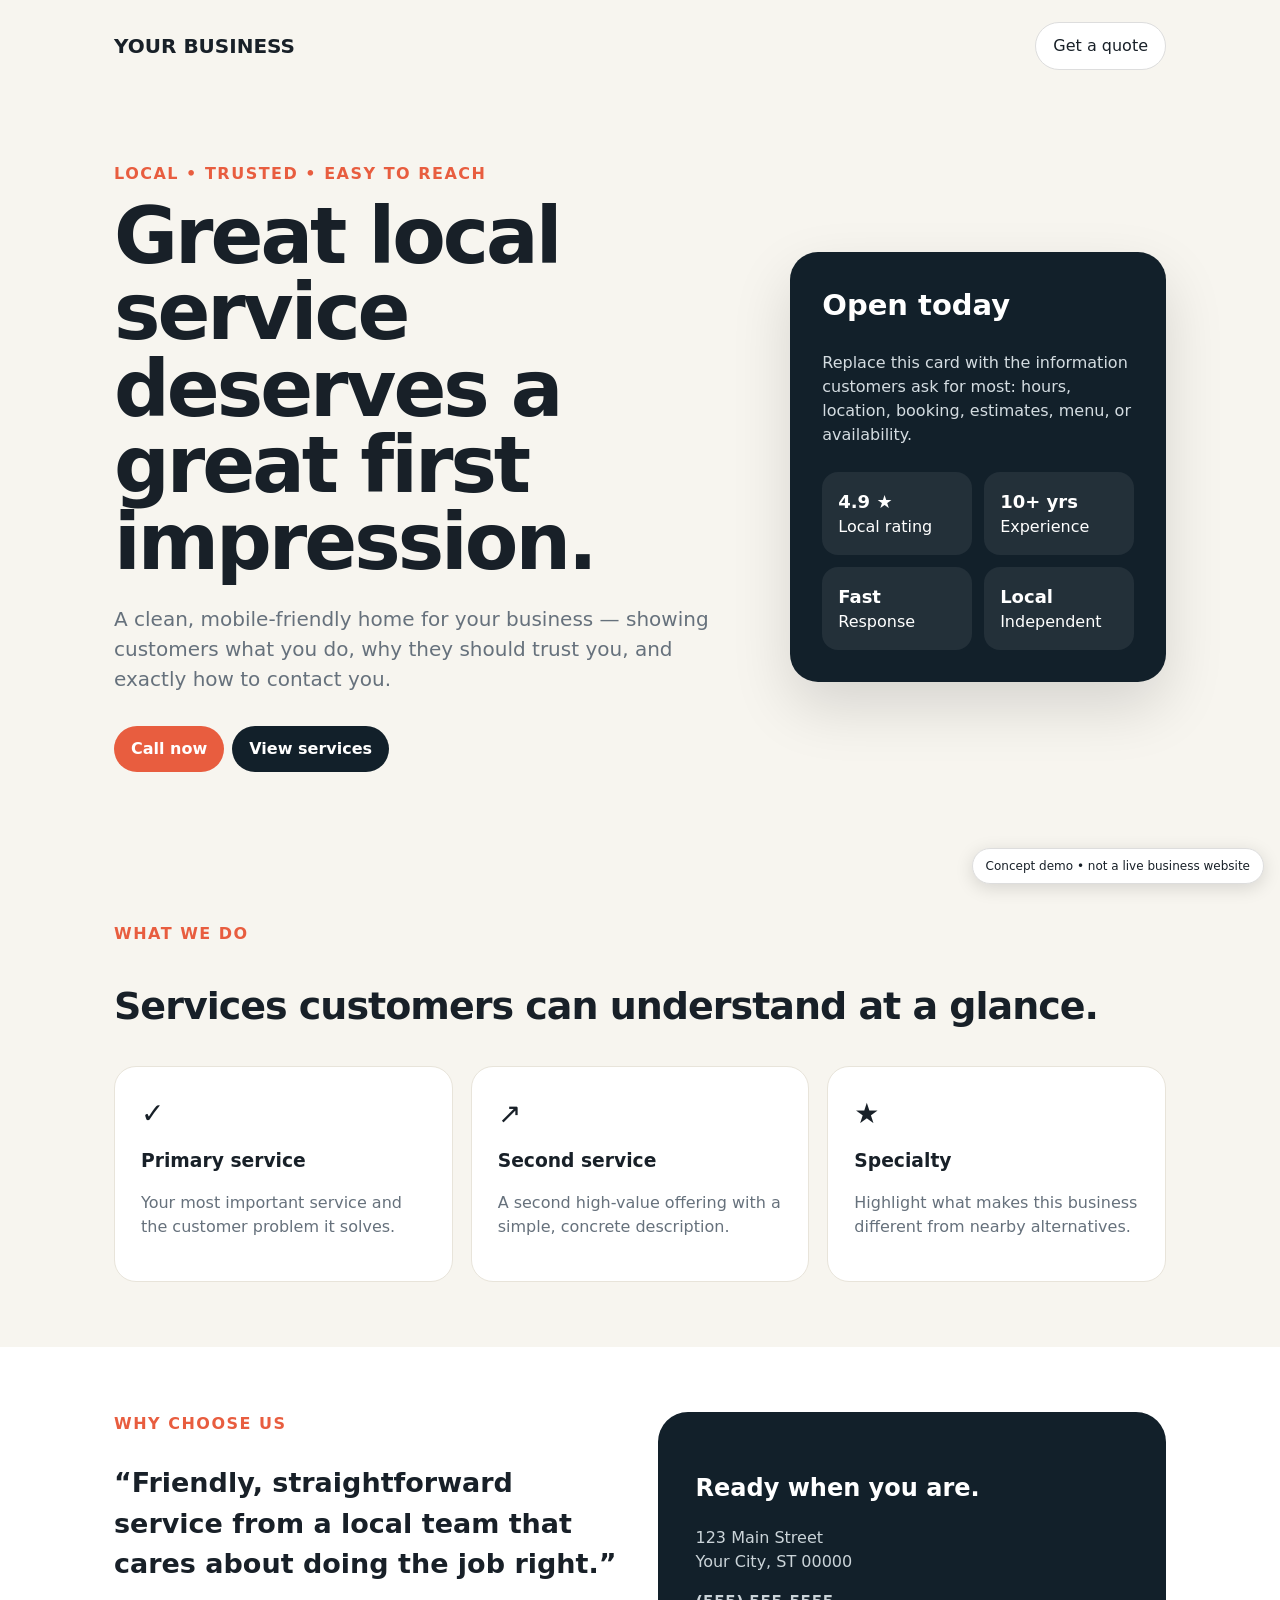
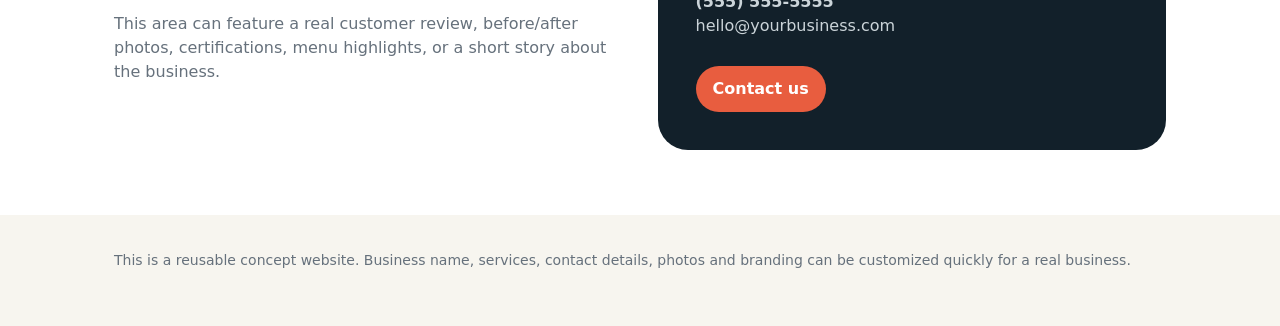
<file: index.html>
<!doctype html>
<html lang="en">
<head>
<meta charset="utf-8"><meta name="viewport" content="width=device-width,initial-scale=1">
<title>Your Local Business — Website Concept</title>
<style>
:root{--ink:#182028;--muted:#66717c;--paper:#f7f5ef;--card:#fff;--accent:#e85d3f;--dark:#12202a}*{box-sizing:border-box}body{margin:0;font-family:system-ui,-apple-system,Segoe UI,sans-serif;color:var(--ink);background:var(--paper);line-height:1.5}nav{max-width:1100px;margin:auto;padding:22px 24px;display:flex;justify-content:space-between;align-items:center}.brand{font-weight:800;font-size:20px}.pill,a.btn{display:inline-block;padding:11px 17px;border-radius:999px;text-decoration:none}.pill{background:#fff;border:1px solid #ddd;color:var(--ink)}header{max-width:1100px;margin:auto;padding:70px 24px 85px;display:grid;grid-template-columns:1.25fr .75fr;gap:50px;align-items:center}h1{font-size:clamp(44px,7vw,78px);line-height:.98;margin:12px 0 24px;letter-spacing:-3px}.eyebrow{color:var(--accent);font-weight:800;text-transform:uppercase;letter-spacing:1.5px}.lead{font-size:20px;color:var(--muted);max-width:650px}.btn{background:var(--accent);color:#fff;font-weight:750;margin:12px 8px 0 0}.btn.alt{background:var(--dark)}.panel{background:var(--dark);color:white;padding:32px;border-radius:28px;box-shadow:0 25px 60px #0002}.panel h2{font-size:29px;margin-top:0}.panel p{color:#d4dce1}.facts{display:grid;grid-template-columns:1fr 1fr;gap:12px;margin-top:25px}.fact{padding:16px;background:#ffffff12;border-radius:16px}.fact b{display:block;font-size:18px}section{max-width:1100px;margin:auto;padding:65px 24px}section h2{font-size:38px;letter-spacing:-1px}.cards{display:grid;grid-template-columns:repeat(3,1fr);gap:18px}.card{background:var(--card);padding:26px;border-radius:22px;border:1px solid #e8e4da}.card span{font-size:28px}.card h3{margin:12px 0 5px}.card p{color:var(--muted)}.proof{background:#fff}.proof-inner{max-width:1100px;margin:auto;padding:65px 24px;display:grid;grid-template-columns:1fr 1fr;gap:35px}.quote{font-size:27px;font-weight:650}.contact{background:var(--dark);color:white;border-radius:30px;padding:38px}.contact p{color:#cbd4d9}footer{max-width:1100px;margin:auto;padding:35px 24px 55px;color:var(--muted);font-size:14px}.demo{position:fixed;bottom:16px;right:16px;background:#fff;border:1px solid #ddd;padding:8px 13px;border-radius:99px;font-size:12px;box-shadow:0 4px 18px #0002}@media(max-width:760px){header,.proof-inner{grid-template-columns:1fr}header{padding-top:35px}.cards{grid-template-columns:1fr}h1{letter-spacing:-2px}.demo{position:static;margin:15px;display:inline-block}}
</style></head>
<body>
<nav><div class="brand">YOUR BUSINESS</div><a class="pill" href="#contact">Get a quote</a></nav>
<header><div><div class="eyebrow">Local • Trusted • Easy to reach</div><h1>Great local service deserves a great first impression.</h1><p class="lead">A clean, mobile-friendly home for your business — showing customers what you do, why they should trust you, and exactly how to contact you.</p><a class="btn" href="tel:+15555555555">Call now</a><a class="btn alt" href="#services">View services</a></div><div class="panel"><h2>Open today</h2><p>Replace this card with the information customers ask for most: hours, location, booking, estimates, menu, or availability.</p><div class="facts"><div class="fact"><b>4.9 ★</b>Local rating</div><div class="fact"><b>10+ yrs</b>Experience</div><div class="fact"><b>Fast</b>Response</div><div class="fact"><b>Local</b>Independent</div></div></div></header>
<section id="services"><div class="eyebrow">What we do</div><h2>Services customers can understand at a glance.</h2><div class="cards"><div class="card"><span>✓</span><h3>Primary service</h3><p>Your most important service and the customer problem it solves.</p></div><div class="card"><span>↗</span><h3>Second service</h3><p>A second high-value offering with a simple, concrete description.</p></div><div class="card"><span>★</span><h3>Specialty</h3><p>Highlight what makes this business different from nearby alternatives.</p></div></div></section>
<div class="proof"><div class="proof-inner"><div><div class="eyebrow">Why choose us</div><p class="quote">“Friendly, straightforward service from a local team that cares about doing the job right.”</p><p style="color:#66717c">This area can feature a real customer review, before/after photos, certifications, menu highlights, or a short story about the business.</p></div><div class="contact" id="contact"><h2>Ready when you are.</h2><p>123 Main Street<br>Your City, ST 00000</p><p><b>(555) 555-5555</b><br>hello@yourbusiness.com</p><a class="btn" href="mailto:hello@yourbusiness.com">Contact us</a></div></div></div>
<footer>This is a reusable concept website. Business name, services, contact details, photos and branding can be customized quickly for a real business.</footer><div class="demo">Concept demo • not a live business website</div>
</body></html>
</file>
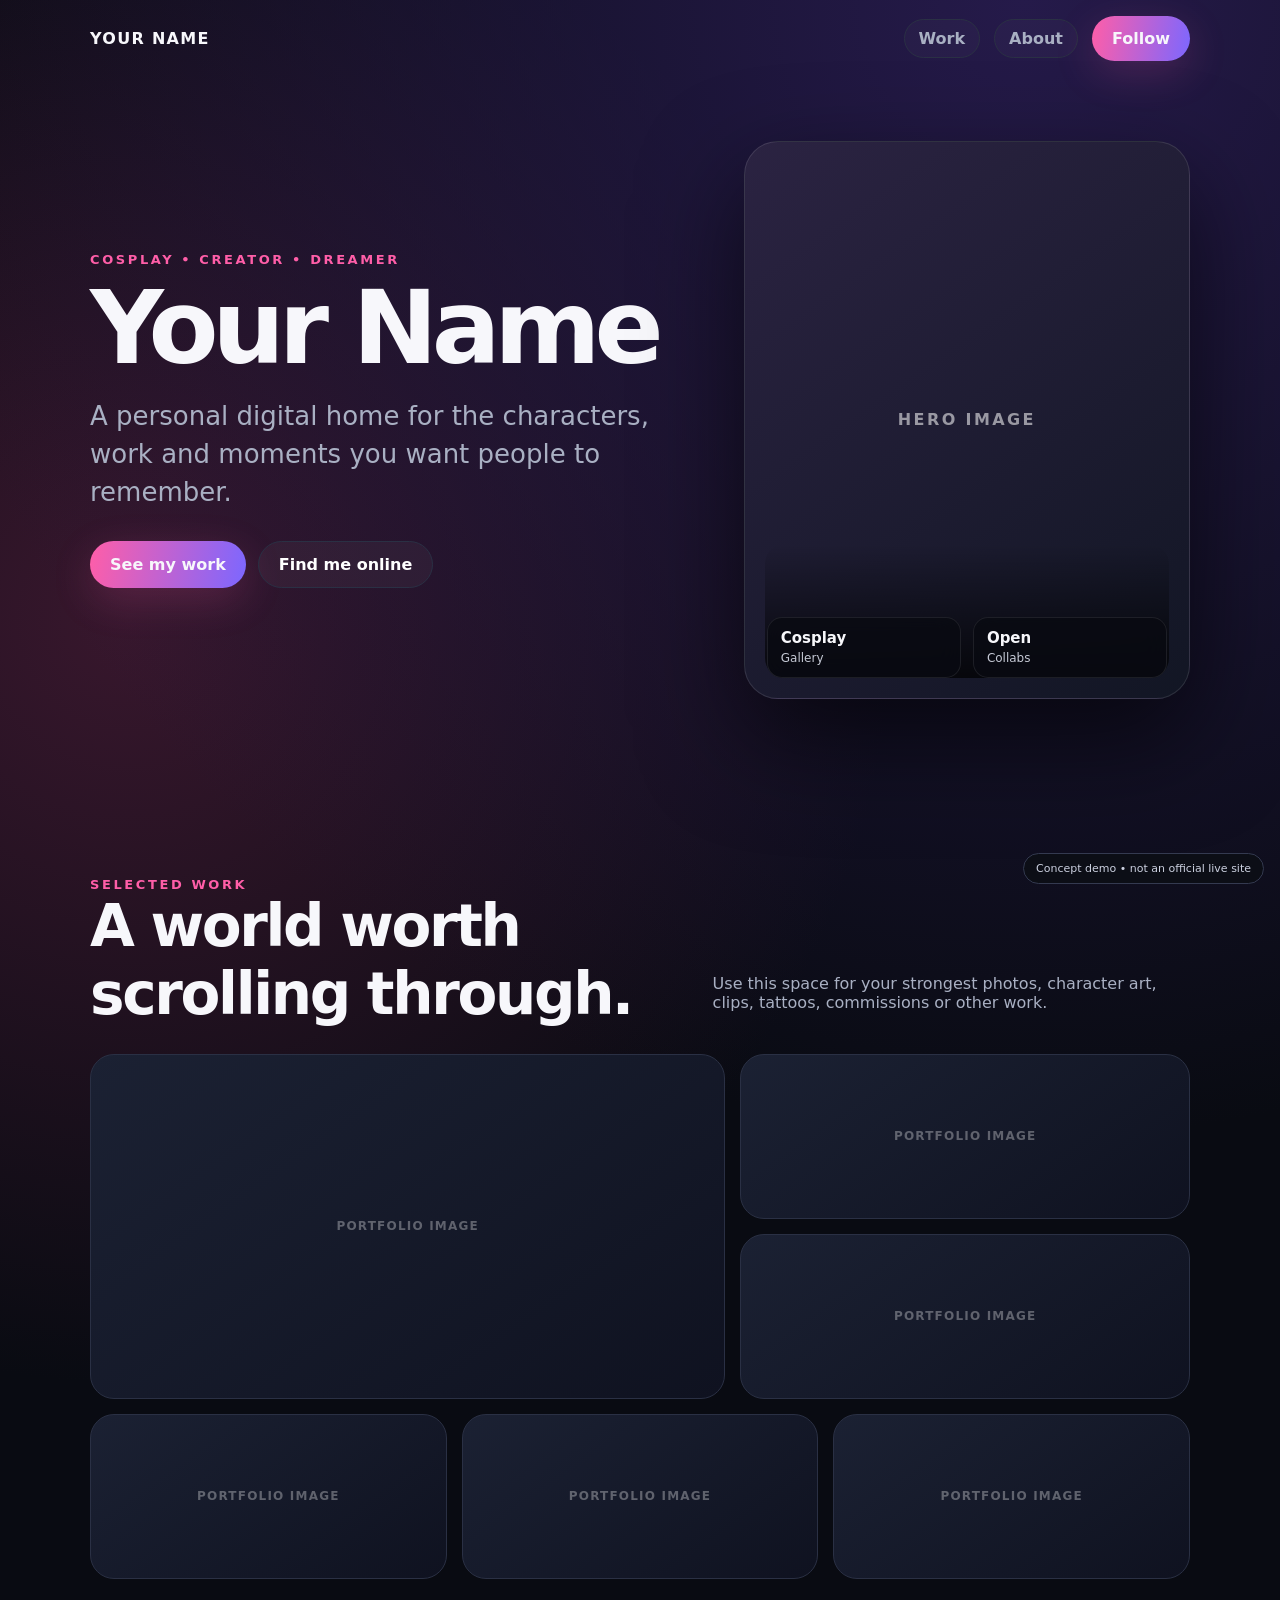
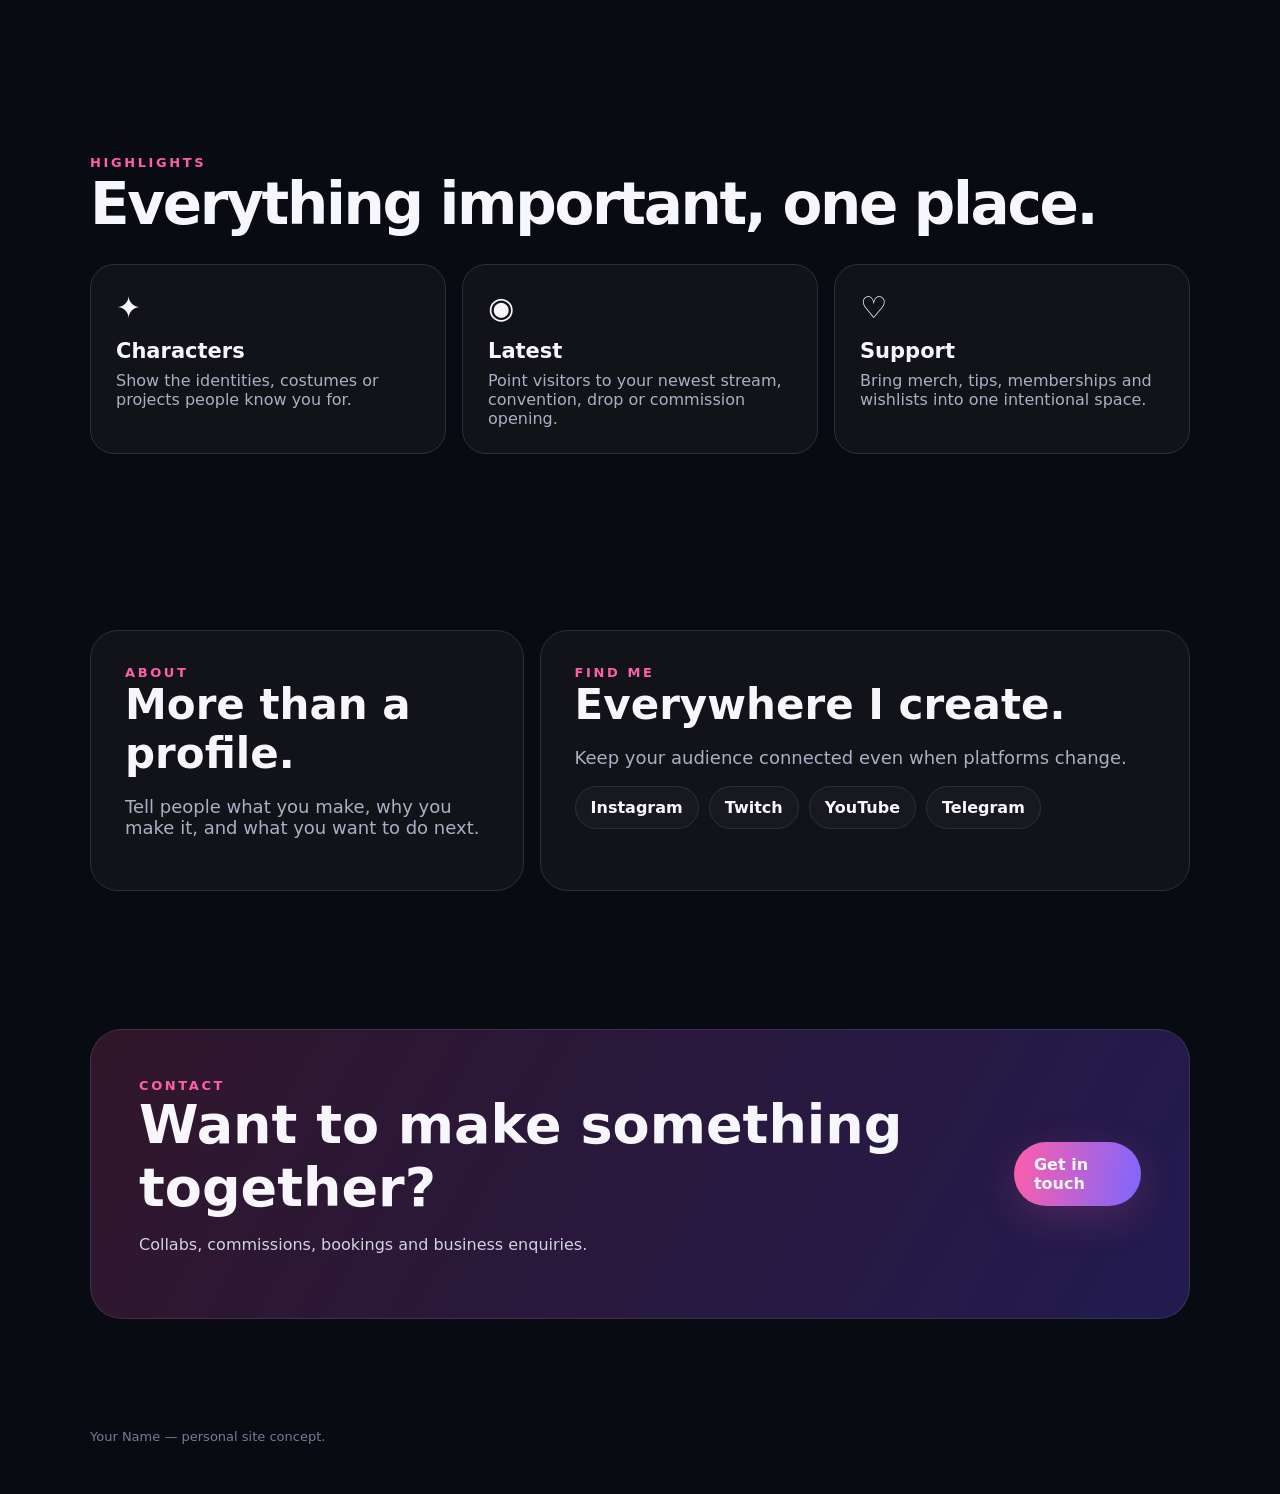
<file: creator/index.html>
<!doctype html>
<html lang="en">
<head>
<meta charset="utf-8"><meta name="viewport" content="width=device-width,initial-scale=1">
<meta name="robots" content="noindex,nofollow">
<title>Creator Home — Concept Demo</title>
<style>
:root{--bg:#090b12;--panel:#121624;--soft:#1b2133;--text:#f7f7fb;--muted:#a9b0c3;--accent:#ff5ea8;--accent2:#7c67ff;--line:#2a3044}*{box-sizing:border-box}html{scroll-behavior:smooth}body{margin:0;background:radial-gradient(circle at 80% 0%,#251a4a 0,transparent 35%),radial-gradient(circle at 10% 20%,#38172d 0,transparent 28%),var(--bg);color:var(--text);font-family:Inter,ui-sans-serif,system-ui,-apple-system,Segoe UI,sans-serif}a{color:inherit}.wrap{width:min(1100px,calc(100% - 36px));margin:auto}nav{height:76px;display:flex;align-items:center;justify-content:space-between}.brand{font-weight:900;letter-spacing:.08em;text-transform:uppercase}.navlinks{display:flex;gap:14px;align-items:center}.pill,.btn{display:inline-flex;align-items:center;justify-content:center;border-radius:999px;text-decoration:none;font-weight:800}.pill{border:1px solid var(--line);padding:9px 14px;color:var(--muted);background:#ffffff06}.btn{padding:13px 20px;background:linear-gradient(100deg,var(--accent),var(--accent2));box-shadow:0 12px 40px #ff5ea82f}.btn.ghost{background:#ffffff0a;border:1px solid var(--line);box-shadow:none;color:#fff}.hero{min-height:72vh;display:grid;grid-template-columns:1.15fr .85fr;gap:50px;align-items:center;padding:65px 0 90px}.kicker{font-size:13px;font-weight:900;text-transform:uppercase;letter-spacing:.2em;color:var(--accent)}h1{font-size:clamp(52px,9vw,102px);letter-spacing:-.06em;line-height:.88;margin:16px 0 24px}.tagline{font-size:clamp(19px,2.5vw,26px);line-height:1.45;color:var(--muted);max-width:680px}.actions{display:flex;gap:12px;flex-wrap:wrap;margin-top:30px}.portrait{aspect-ratio:4/5;border-radius:34px;position:relative;overflow:hidden;background:linear-gradient(145deg,#2b2342,#121624);border:1px solid #ffffff1c;box-shadow:0 40px 100px #0009}.portrait img{width:100%;height:100%;object-fit:cover}.portrait .placeholder{position:absolute;inset:0;display:grid;place-items:center;color:#ffffff8c;font-weight:800;text-transform:uppercase;letter-spacing:.15em}.portrait:after{content:"";position:absolute;inset:auto 20px 20px 20px;height:24%;background:linear-gradient(transparent,#000b);border-radius:20px;pointer-events:none}.stats{position:absolute;bottom:20px;left:22px;right:22px;z-index:2;display:flex;justify-content:space-between;gap:12px}.stat{background:#0a0b12c9;backdrop-filter:blur(12px);padding:11px 13px;border-radius:15px;border:1px solid #ffffff16;flex:1}.stat b{display:block;font-size:15px}.stat span{font-size:12px;color:#c5c9d5}.section{padding:88px 0}.head{display:flex;justify-content:space-between;gap:20px;align-items:end;margin-bottom:26px}.head h2{font-size:clamp(34px,5vw,58px);letter-spacing:-.04em;margin:0}.head p{color:var(--muted);max-width:520px}.gallery{display:grid;grid-template-columns:repeat(12,1fr);grid-auto-rows:165px;gap:15px}.shot{border-radius:24px;overflow:hidden;background:linear-gradient(145deg,var(--soft),#0f1220);border:1px solid var(--line);position:relative}.shot:nth-child(1){grid-column:span 7;grid-row:span 2}.shot:nth-child(2){grid-column:span 5}.shot:nth-child(3){grid-column:span 5}.shot:nth-child(4){grid-column:span 4}.shot:nth-child(5){grid-column:span 4}.shot:nth-child(6){grid-column:span 4}.shot img{width:100%;height:100%;object-fit:cover}.empty{position:absolute;inset:0;display:grid;place-items:center;color:#ffffff52;font-weight:800;letter-spacing:.1em;text-transform:uppercase;font-size:12px}.grid{display:grid;grid-template-columns:repeat(3,1fr);gap:16px}.card{padding:25px;border-radius:24px;background:#ffffff08;border:1px solid var(--line)}.card .icon{font-size:30px}.card h3{margin:14px 0 8px;font-size:21px}.card p{color:var(--muted);margin:0}.about{display:grid;grid-template-columns:.8fr 1.2fr;gap:16px}.about>div{padding:34px;border-radius:28px;background:#ffffff08;border:1px solid var(--line)}.about h2{font-size:42px;margin:0 0 14px}.about p{color:var(--muted);font-size:18px}.links{display:flex;flex-wrap:wrap;gap:10px}.linkchip{padding:11px 15px;border:1px solid var(--line);border-radius:999px;text-decoration:none;background:#ffffff07;font-weight:750}.cta{margin:50px 0 90px;border-radius:32px;padding:48px;background:linear-gradient(120deg,#30162a,#221b50);border:1px solid #ffffff1a;display:flex;justify-content:space-between;align-items:center;gap:25px}.cta h2{font-size:clamp(32px,5vw,54px);margin:0}.cta p{color:#d1d3df}.demo{position:fixed;right:16px;bottom:16px;background:#0d0f17e8;color:#cbd0df;border:1px solid #343a50;padding:8px 12px;border-radius:999px;font-size:11px;z-index:10;backdrop-filter:blur(10px)}footer{padding:20px 0 50px;color:#747d95;font-size:13px}@media(max-width:760px){.navlinks .pill{display:none}.hero{grid-template-columns:1fr;padding-top:35px}.portrait{max-width:520px}.head{align-items:start;flex-direction:column}.gallery{grid-template-columns:1fr;grid-auto-rows:230px}.shot,.shot:nth-child(n){grid-column:auto;grid-row:auto}.grid,.about{grid-template-columns:1fr}.cta{align-items:flex-start;flex-direction:column}.demo{position:static;display:inline-block;margin:0 18px 18px}}
</style>
</head>
<body>
<div class="wrap"><nav><div class="brand" id="brand">CREATOR</div><div class="navlinks"><a class="pill" href="#work">Work</a><a class="pill" href="#about">About</a><a class="btn" id="topCta" href="#links">Follow</a></div></nav>
<section class="hero"><div><div class="kicker" id="kicker">COSPLAY • CREATOR • DREAMER</div><h1 id="name">Your Name</h1><p class="tagline" id="tagline">A personal digital home for the characters, work and moments you want people to remember.</p><div class="actions"><a class="btn" id="primaryLink" href="#work">See my work</a><a class="btn ghost" id="secondaryLink" href="#links">Find me online</a></div></div><div class="portrait" id="portrait"><div class="placeholder">hero image</div><div class="stats"><div class="stat"><b id="stat1a">Cosplay</b><span id="stat1b">Gallery</span></div><div class="stat"><b id="stat2a">Open</b><span id="stat2b">Collabs</span></div></div></div></section>
<section class="section" id="work"><div class="head"><div><div class="kicker" id="workKicker">Selected work</div><h2 id="workTitle">A world worth scrolling through.</h2></div><p id="workText">Use this space for your strongest photos, character art, clips, tattoos, commissions or other work.</p></div><div class="gallery" id="gallery"></div></section>
<section class="section"><div class="head"><div><div class="kicker">Highlights</div><h2>Everything important, one place.</h2></div></div><div class="grid" id="highlights"></div></section>
<section class="section" id="about"><div class="about"><div><div class="kicker">About</div><h2 id="aboutTitle">More than a profile.</h2><p id="aboutText">Tell people what you make, why you make it, and what you want to do next.</p></div><div id="links"><div class="kicker">Find me</div><h2>Everywhere I create.</h2><p>Keep your audience connected even when platforms change.</p><div class="links" id="socials"></div></div></div></section>
<div class="cta"><div><div class="kicker">Contact</div><h2 id="ctaTitle">Want to make something together?</h2><p id="ctaText">Collabs, commissions, bookings and business enquiries.</p></div><a class="btn" id="contactLink" href="#">Get in touch</a></div>
<footer><span id="footerName">Creator</span> — personal site concept.</footer></div><div class="demo">Concept demo • not an official live site</div>
<script src="config.js"></script><script>
const c=window.CREATOR_CONFIG||{};const $=id=>document.getElementById(id);const set=(id,v)=>{if(v)$(id).textContent=v};['brand','kicker','name','tagline','workKicker','workTitle','workText','aboutTitle','aboutText','ctaTitle','ctaText','stat1a','stat1b','stat2a','stat2b'].forEach(k=>set(k,c[k]));set('footerName',c.name||c.brand);document.documentElement.style.setProperty('--accent',c.accent||'#ff5ea8');document.documentElement.style.setProperty('--accent2',c.accent2||'#7c67ff');if(c.heroImage){const img=document.createElement('img');img.src=c.heroImage;img.alt=(c.name||'Creator')+' portrait';$('portrait').prepend(img)};const gallery=$('gallery');(c.gallery||Array(6).fill('')).slice(0,6).forEach(u=>{const d=document.createElement('div');d.className='shot';d.innerHTML=u?`<img src="${u}" alt="portfolio image">`:'<div class="empty">portfolio image</div>';gallery.appendChild(d)});const h=$('highlights');(c.highlights||[]).forEach(x=>{const d=document.createElement('div');d.className='card';d.innerHTML=`<div class="icon">${x.icon||'✦'}</div><h3>${x.title||''}</h3><p>${x.text||''}</p>`;h.appendChild(d)});const s=$('socials');(c.socials||[]).forEach(x=>{const a=document.createElement('a');a.className='linkchip';a.href=x.url||'#';a.target='_blank';a.rel='noopener';a.textContent=x.label;s.appendChild(a)});if(c.primaryUrl){$('primaryLink').href=c.primaryUrl;$('primaryLink').target='_blank'}if(c.contactUrl){$('contactLink').href=c.contactUrl;$('contactLink').target='_blank'}
</script></body></html>
</file>
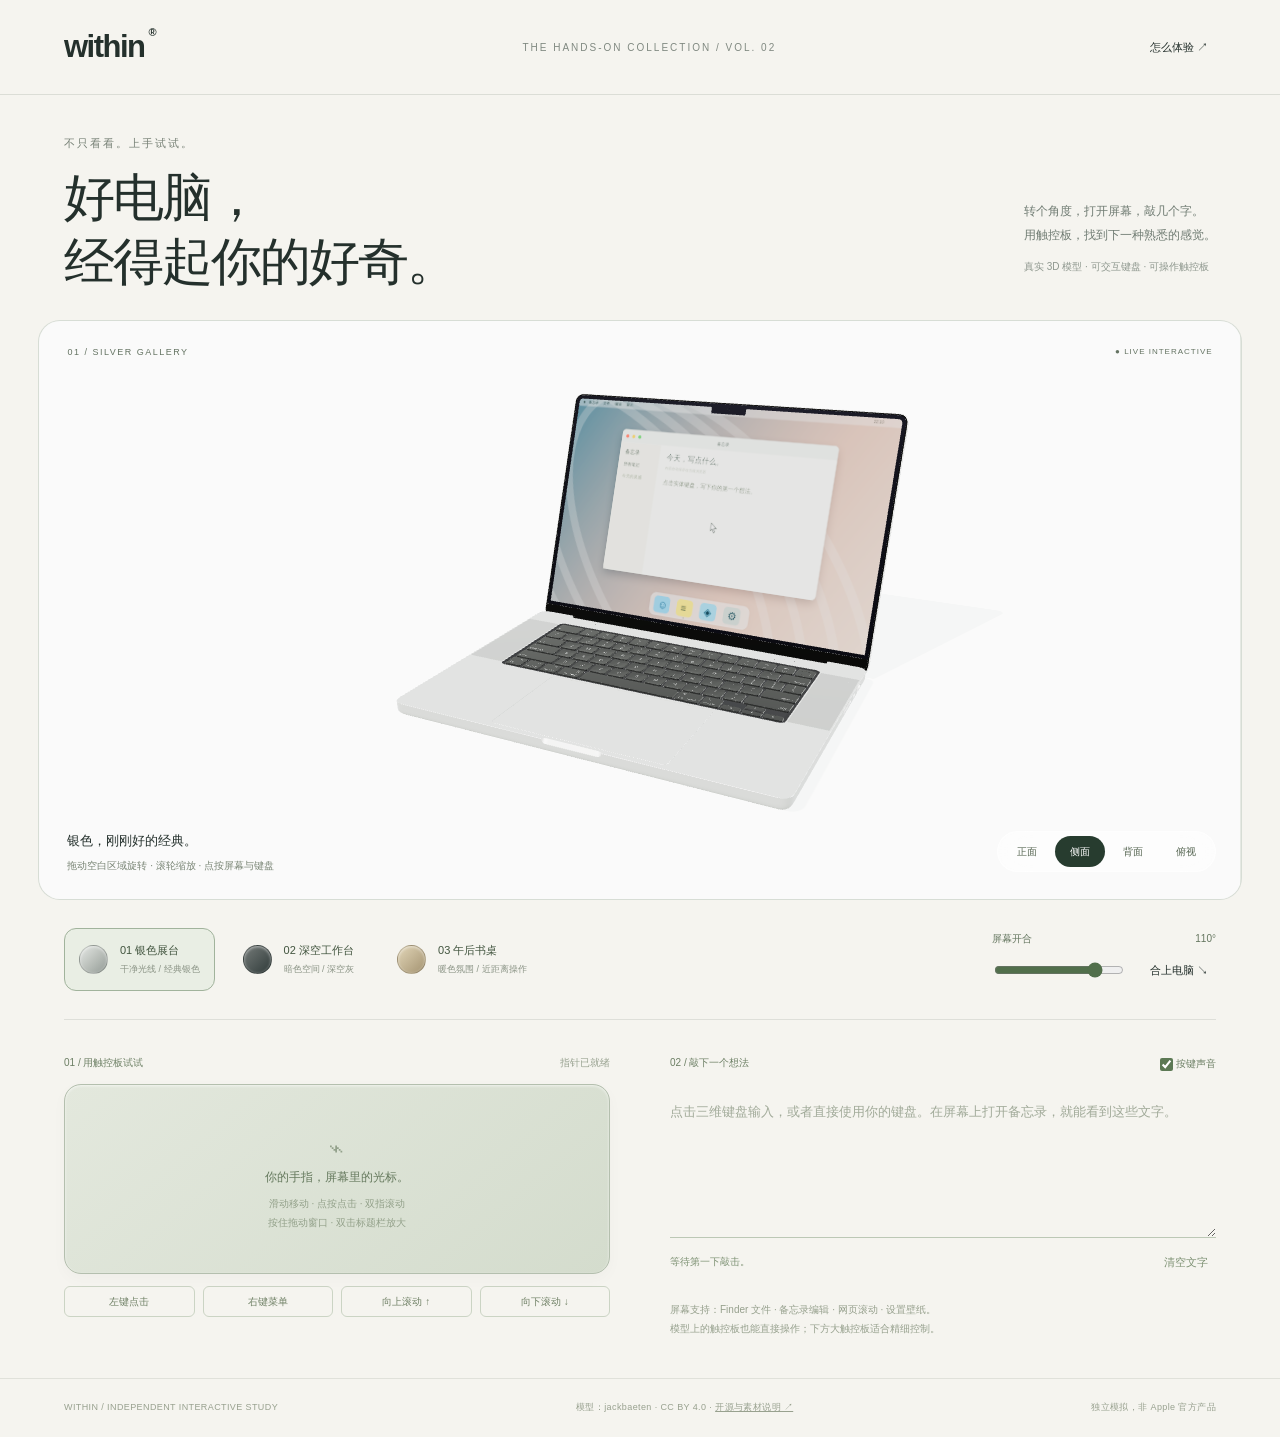
<file: macbook/index.html>
<!doctype html><html lang="zh-CN"><head><meta charset="utf-8"><meta name="viewport" content="width=device-width,initial-scale=1"><title>Within — 把体验放到手边</title><link rel="stylesheet" href="style.css"></head><body>
<header><a class="brand" href="#">within<span>®</span></a><div class="header-note">THE HANDS-ON COLLECTION / VOL. 02</div><button id="help" class="quiet">怎么体验 ↗</button></header>
<main><section class="intro"><div><p class="eyebrow">不只看看。上手试试。</p><h1>好电脑，<br>经得起你的好奇。</h1></div><p class="intro-note">转个角度，打开屏幕，敲几个字。<br>用触控板，找到下一种熟悉的感觉。<br><span>真实 3D 模型 · 可交互键盘 · 可操作触控板</span></p></section>
<section class="showroom"><div id="viewport" aria-label="可旋转的三维笔记本"><div id="loading">正在准备你的体验台…</div></div><div class="stage-top"><span id="edition">01 / SILVER GALLERY</span><span class="live">● LIVE INTERACTIVE</span></div><div class="stage-caption"><span id="scene-title">银色，刚刚好的经典。</span><small>拖动空白区域旋转 · 滚轮缩放 · 点按屏幕与键盘</small></div><div class="camera-tools"><button data-camera="front">正面</button><button data-camera="angle" class="selected">侧面</button><button data-camera="back">背面</button><button data-camera="top">俯视</button></div></section>
<section class="config"><div class="collection" aria-label="三套体验方案"><button class="edition active" data-edition="0"><span class="swatch silver"></span><span><b>01 银色展台</b><small>干净光线 / 经典银色</small></span></button><button class="edition" data-edition="1"><span class="swatch graphite"></span><span><b>02 深空工作台</b><small>暗色空间 / 深空灰</small></span></button><button class="edition" data-edition="2"><span class="swatch warm"></span><span><b>03 午后书桌</b><small>暖色氛围 / 近距离操作</small></span></button></div><div class="hinge-control"><label for="hinge">屏幕开合 <output id="hinge-label">110°</output></label><input type="range" id="hinge" min="0" max="135" value="110" aria-label="屏幕开合角度"><button class="quiet" id="toggle-lid">合上电脑 ↘</button></div></section>
<section class="workbench"><div class="pad-section"><div class="section-label"><span>01 / 用触控板试试</span><span id="pointer-state">指针已就绪</span></div><div id="trackpad" tabindex="0" role="application" aria-label="外置触控板操作区"><span class="pad-symbol">⌁</span><b>你的手指，屏幕里的光标。</b><small>滑动移动 · 点按点击 · 双指滚动<br>按住拖动窗口 · 双击标题栏放大</small><i id="pad-dot"></i></div><div class="pad-actions"><button id="pad-click">左键点击</button><button id="pad-right">右键菜单</button><button id="pad-up">向上滚动 ↑</button><button id="pad-down">向下滚动 ↓</button></div></div>
<div class="typing-section"><div class="section-label"><span>02 / 敲下一个想法</span><label><input type="checkbox" id="sound" checked>按键声音</label></div><textarea id="text-input" placeholder="点击三维键盘输入，或者直接使用你的键盘。在屏幕上打开备忘录，就能看到这些文字。" aria-label="键盘试打内容"></textarea><div class="typing-footer"><span id="key-status">等待第一下敲击。</span><button class="quiet" id="clear-text">清空文字</button></div><div class="tip">屏幕支持：Finder 文件 · 备忘录编辑 · 网页滚动 · 设置壁纸。<br>模型上的触控板也能直接操作；下方大触控板适合精细控制。</div></div></section>
<section id="guide" hidden><b>从这里开始</b><p>① 拖动模型旁的空白区域旋转，或使用视角按钮。<br>② 移动大触控板里的手指，看屏幕里的白色光标移动。点按程序坞打开应用。<br>③ 按住触控板拖动窗口标题栏；双指上下滑动或使用滚轮浏览页面。<br>④ 点击模型键盘输入，使用开合滑块观察铰链运动。</p></section>
<footer><span>WITHIN / INDEPENDENT INTERACTIVE STUDY</span><span>模型：jackbaeten · CC BY 4.0 · <a href="credits.html">开源与素材说明 ↗</a></span><span>独立模拟，非 Apple 官方产品</span></footer></main>
<script src="three.min.js"></script><script src="model-data.js"></script><script src="app.js"></script></body></html>
</file>
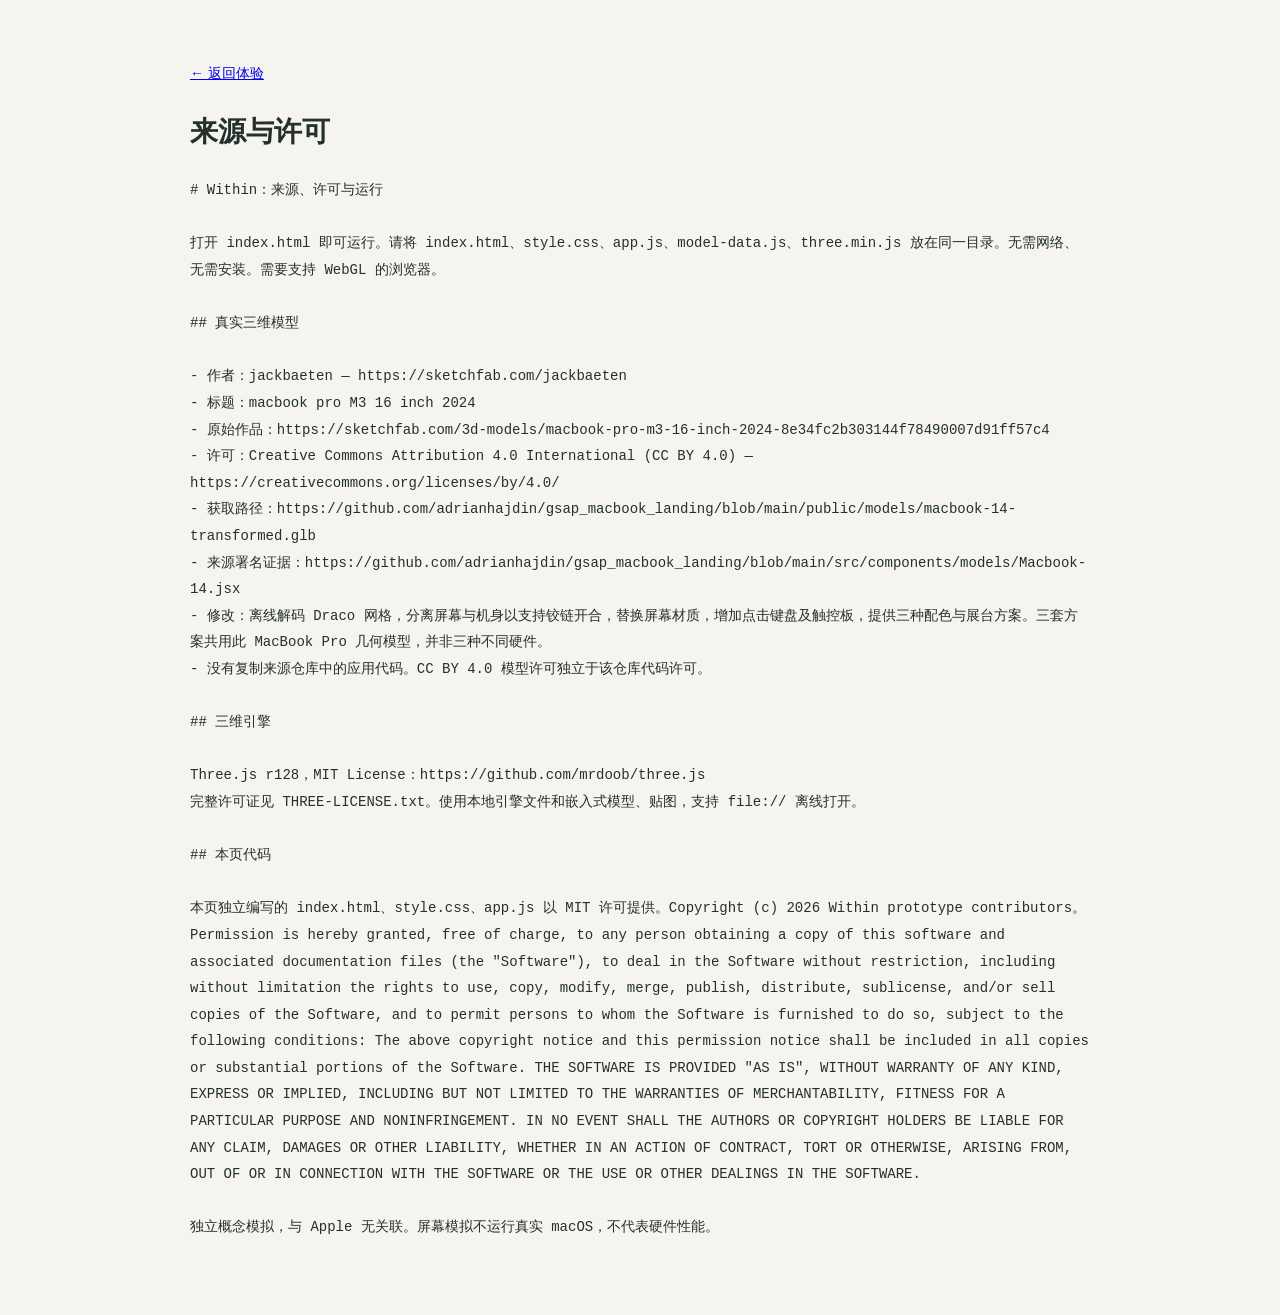
<file: macbook/credits.html>
<!doctype html><html lang="zh-CN"><meta charset="utf-8"><meta name="viewport" content="width=device-width,initial-scale=1"><title>Within 来源与许可</title><style>body{max-width:900px;margin:40px auto;padding:20px;color:#24302c;background:#f5f4ef;font:14px/1.9 sans-serif}pre{white-space:pre-wrap;overflow-wrap:anywhere}</style><a href="./">← 返回体验</a><h1>来源与许可</h1><pre># Within：来源、许可与运行

打开 index.html 即可运行。请将 index.html、style.css、app.js、model-data.js、three.min.js 放在同一目录。无需网络、无需安装。需要支持 WebGL 的浏览器。

## 真实三维模型

- 作者：jackbaeten — https://sketchfab.com/jackbaeten
- 标题：macbook pro M3 16 inch 2024
- 原始作品：https://sketchfab.com/3d-models/macbook-pro-m3-16-inch-2024-8e34fc2b303144f78490007d91ff57c4
- 许可：Creative Commons Attribution 4.0 International (CC BY 4.0) — https://creativecommons.org/licenses/by/4.0/
- 获取路径：https://github.com/adrianhajdin/gsap_macbook_landing/blob/main/public/models/macbook-14-transformed.glb
- 来源署名证据：https://github.com/adrianhajdin/gsap_macbook_landing/blob/main/src/components/models/Macbook-14.jsx
- 修改：离线解码 Draco 网格，分离屏幕与机身以支持铰链开合，替换屏幕材质，增加点击键盘及触控板，提供三种配色与展台方案。三套方案共用此 MacBook Pro 几何模型，并非三种不同硬件。
- 没有复制来源仓库中的应用代码。CC BY 4.0 模型许可独立于该仓库代码许可。

## 三维引擎

Three.js r128，MIT License：https://github.com/mrdoob/three.js
完整许可证见 THREE-LICENSE.txt。使用本地引擎文件和嵌入式模型、贴图，支持 file:// 离线打开。

## 本页代码

本页独立编写的 index.html、style.css、app.js 以 MIT 许可提供。Copyright (c) 2026 Within prototype contributors。
Permission is hereby granted, free of charge, to any person obtaining a copy of this software and associated documentation files (the &quot;Software&quot;), to deal in the Software without restriction, including without limitation the rights to use, copy, modify, merge, publish, distribute, sublicense, and/or sell copies of the Software, and to permit persons to whom the Software is furnished to do so, subject to the following conditions: The above copyright notice and this permission notice shall be included in all copies or substantial portions of the Software. THE SOFTWARE IS PROVIDED &quot;AS IS&quot;, WITHOUT WARRANTY OF ANY KIND, EXPRESS OR IMPLIED, INCLUDING BUT NOT LIMITED TO THE WARRANTIES OF MERCHANTABILITY, FITNESS FOR A PARTICULAR PURPOSE AND NONINFRINGEMENT. IN NO EVENT SHALL THE AUTHORS OR COPYRIGHT HOLDERS BE LIABLE FOR ANY CLAIM, DAMAGES OR OTHER LIABILITY, WHETHER IN AN ACTION OF CONTRACT, TORT OR OTHERWISE, ARISING FROM, OUT OF OR IN CONNECTION WITH THE SOFTWARE OR THE USE OR OTHER DEALINGS IN THE SOFTWARE.

独立概念模拟，与 Apple 无关联。屏幕模拟不运行真实 macOS，不代表硬件性能。
</pre></html>
</file>
<file: macbook/style.css>
*{box-sizing:border-box}body{margin:0;color:#24302c;background:#f5f4ef;font:14px/1.5 -apple-system,BlinkMacSystemFont,"Segoe UI","Microsoft YaHei",sans-serif;transition:background .5s}button,input,textarea{font:inherit}button{cursor:pointer}button:focus-visible,a:focus-visible,input:focus-visible,[tabindex]:focus-visible{outline:2px solid #2e7760;outline-offset:4px}header,main{max-width:1440px;margin:auto}header{height:95px;margin:0 auto;padding:0 5%;display:flex;align-items:center;justify-content:space-between;border-bottom:1px solid #273c2d20}.brand{color:inherit;font-size:31px;font-weight:650;letter-spacing:-1.5px;text-decoration:none}.brand span{font-size:11px;vertical-align:top;margin-left:4px;letter-spacing:0}.header-note{font-size:10px;letter-spacing:2px;color:#808981}.quiet{border:0;background:none;color:inherit;font-size:11px;padding:8px}.intro{padding:40px 5% 26px;display:flex;align-items:flex-end;justify-content:space-between}.eyebrow{font-size:11px;letter-spacing:2px;margin:0 0 14px;color:#778176}.intro h1{font-size:clamp(32px,4vw,55px);line-height:1.25;letter-spacing:-2px;font-weight:500;margin:0}.intro-note{font-size:12px;line-height:2;color:#707c73;padding-bottom:5px}.intro-note span{font-size:10px;color:#8e978e;display:block;margin-top:10px}.showroom{height:580px;position:relative;margin:0 3%;border:1px solid #203e2612;border-radius:22px;background:#e5e9e3;overflow:hidden;transition:background .5s}#viewport{position:absolute;inset:0;touch-action:none}#viewport canvas{display:block;width:100%;height:100%}#loading{position:absolute;inset:0;display:grid;place-items:center;color:#667564;font-size:12px}.stage-top{position:absolute;top:25px;left:28px;right:28px;display:flex;justify-content:space-between;font-size:9px;letter-spacing:1.5px;pointer-events:none;color:#647362}.live{font-size:8px;letter-spacing:1px}.stage-caption{position:absolute;bottom:26px;left:28px;pointer-events:none}.stage-caption span{font-size:13px;display:block}.stage-caption small{font-size:10px;color:#798575;display:block;margin-top:7px}.camera-tools{position:absolute;bottom:27px;right:25px;display:flex;gap:3px;padding:4px;background:#ffffff90;border:1px solid #fff9;border-radius:30px;backdrop-filter:blur(15px)}.camera-tools button{border:0;border-radius:20px;background:none;padding:8px 15px;color:#53634f;font-size:10px}.camera-tools button.selected{background:#273c2f;color:#fff}.config{margin:0 5%;padding:28px 0;display:flex;justify-content:space-between;gap:30px;border-bottom:1px solid #243d261c}.collection{display:flex;gap:13px}.edition{display:flex;gap:12px;align-items:center;border:1px solid transparent;background:none;border-radius:12px;text-align:left;padding:13px 14px;color:#41543e}.edition.active{border-color:#a1b39c;background:#e9eee4}.edition b{font-size:11px;font-weight:500;display:block}.edition small{display:block;font-size:9px;color:#8b9486;margin-top:5px}.swatch{width:29px;height:29px;border-radius:50%;border:1px solid #0002;box-shadow:inset 0 1px 3px #fff8}.silver{background:linear-gradient(135deg,#e5e8e4,#939b95)}.graphite{background:linear-gradient(135deg,#747a78,#303b3a)}.warm{background:linear-gradient(135deg,#e2d6b8,#a49371)}.hinge-control{min-width:185px;display:grid;grid-template-columns:1fr auto;align-items:center;column-gap:16px}.hinge-control label{font-size:10px;display:flex;justify-content:space-between;gap:25px;grid-column:1/-1;color:#64765f}.hinge-control input{width:130px;accent-color:#516f4b}.workbench{display:grid;grid-template-columns:1fr 1fr;gap:60px;margin:35px 5% 40px}.section-label{display:flex;justify-content:space-between;font-size:10px;color:#6c7f64;margin-bottom:14px}.section-label input{accent-color:#5c7954;vertical-align:middle}.section-label label{font-size:10px}.section-label #pointer-state{color:#98a290}#trackpad{height:190px;border-radius:17px;border:1px solid #b4bfae;background:linear-gradient(140deg,#e3e8dd,#d4dccd);position:relative;display:flex;align-items:center;justify-content:center;flex-direction:column;touch-action:none;user-select:none;cursor:none;box-shadow:inset 0 1px 3px #fff9,0 5px 15px #20301907}#trackpad b{font-size:12px;font-weight:400;color:#65795d}#trackpad small{text-align:center;font-size:10px;color:#93a18a;line-height:1.9;margin-top:8px}.pad-symbol{font-size:28px;color:#93a18b}#pad-dot{display:none;position:absolute;width:14px;height:14px;border-radius:50%;background:#638f5f70;border:1px solid #fff;pointer-events:none;left:50%;top:50%}#trackpad:active{background:#c9d7c1}.pad-actions{display:flex;gap:8px;margin-top:12px}.pad-actions button{flex:1;font-size:10px;border:1px solid #cbd4c4;color:#708166;background:transparent;border-radius:6px;padding:7px}.typing-section textarea{display:block;width:100%;height:150px;resize:vertical;border:0;border-bottom:1px solid #bcc8b5;background:transparent;padding:12px 0;color:#42563a;outline:none;font-size:13px;line-height:1.9}.typing-section textarea::placeholder{color:#a1aa99}.typing-footer{display:flex;justify-content:space-between;align-items:center;font-size:10px;color:#7d9173;padding:8px 0}.tip{margin-top:14px;font-size:10px;line-height:1.9;color:#96a08d}footer{display:flex;justify-content:space-between;gap:15px;font-size:9px;color:#98a18f;border-top:1px solid #263f231a;padding:22px 5%;letter-spacing:.4px}footer a{color:inherit}#guide{margin:20px 5%;padding:20px;background:#e5ebdf;border-radius:12px;color:#59704f;font-size:12px;line-height:2.2}body.dark{background:#151c1b;color:#d9e2d9}.dark .showroom{background:#25302e}.dark .stage-top,.dark .stage-caption small{color:#8b9e92}.dark .stage-caption{color:#c1d0c1}.dark .edition{color:#afc1ad}.dark .edition.active{background:#25362e;border-color:#50694e}.dark .typing-section textarea{color:#c3d6bc}.dark #trackpad{background:linear-gradient(135deg,#3e4e43,#2a382f);border-color:#5b7059}.dark .camera-tools{background:#18261dcc}.dark .camera-tools button{color:#c4d6ba}.dark .camera-tools button.selected{background:#aac39e;color:#20321a}.dark #guide{background:#283d2c;color:#c3d4ba}body.warm{background:#f4efe5}.warm .showroom{background:#e8decb}.warm #trackpad{background:linear-gradient(135deg,#e9e1d1,#d8cdb6)}
@media(min-width:1600px){.showroom{height:650px}}@media(max-width:1050px){.config{flex-wrap:wrap}.hinge-control{display:flex;flex:1;justify-content:flex-end}.hinge-control label{min-width:130px}.collection{flex:1}.workbench{gap:25px}}@media(max-width:700px){header{height:70px}.header-note{display:none}.intro{padding-top:26px}.intro h1{font-size:32px}.intro-note{font-size:10px;max-width:45%}.intro-note span{font-size:8px}.showroom{height:440px;margin:0 12px}.stage-top{left:16px;right:16px;top:17px;font-size:8px}.stage-caption{bottom:62px;left:18px}.stage-caption small{font-size:8px}.camera-tools{bottom:13px;right:13px}.config{margin:0 18px;padding:15px 0;gap:15px}.collection{width:100%;gap:2px}.edition{padding:9px 7px;gap:6px;flex:1}.swatch{width:20px;height:20px;flex-shrink:0}.edition b{font-size:10px}.edition small{font-size:8px}.hinge-control{justify-content:space-between;gap:10px}.workbench{grid-template-columns:1fr;margin:24px 20px;gap:25px}footer{flex-wrap:wrap;font-size:8px}.live{display:none}#trackpad{height:185px}}@media(prefers-reduced-motion:reduce){*{transition:none!important}}
</file>
